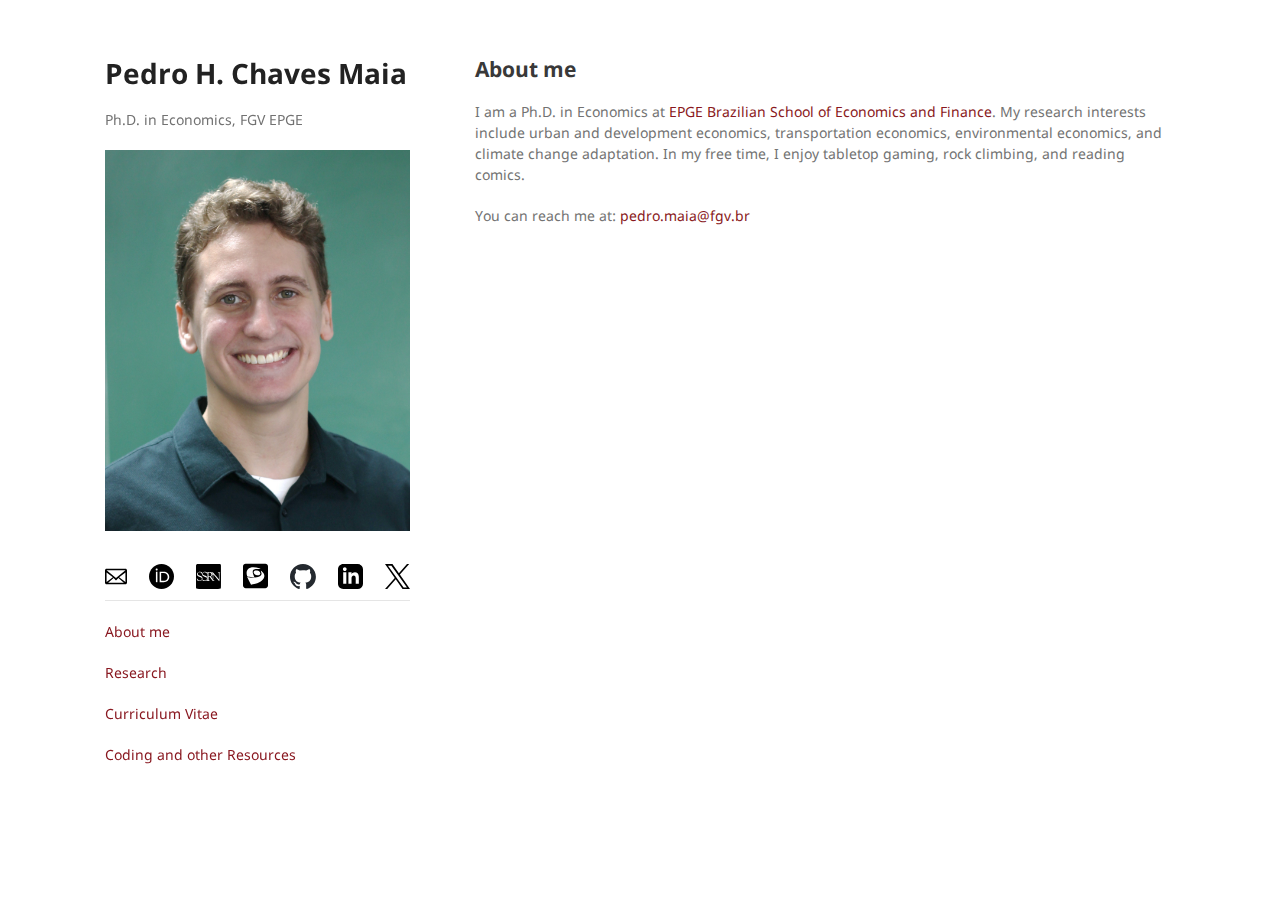
<file: index.html>
<!DOCTYPE html>
<html lang="en">
  <head>
	<meta name="generator" content="Hugo 0.111.3">
    <meta charset="UTF-8">
    <meta http-equiv="X-UA-Compatible" content="IE=edge">
    <meta name="viewport" content="width=device-width, initial-scale=1">
    <title>Pedro H. C. Maia | Homepage</title>
    <link rel="stylesheet" href="./css/style.css">
  </head>
  <body>
    <div class="wrapper">
      <header>
        <h1>Pedro H. Chaves Maia</h1>
		
        
        <p>Ph.D. in Economics, FGV EPGE</p>
        
		
		
        
			<img src="./images/logo.jpg" alt="Logo" />
        
		
		
		<p></p>
		
        <div class="compact-sidebar" style="display:flex; justify-content:space-between;">
		
		
        <p>
          <a href="mailto:pedro.maia@fgv.br" target="_blank">
			<img src="./icons/mail-symbol.svg" class="octicons" alt="Email">
		  </a>
        </p>
		

        
        <p>
          <a href="https://orcid.org/0009-0003-4869-3352" target="_blank">
              <img src="./icons/orcid-black.svg" class="octicons" alt="ORCID">
          </a>
        </p>
        

        
        <p>
          <a href="https://papers.ssrn.com/sol3/cf_dev/AbsByAuth.cfm?per_id=5584452" target="_blank">
              <img src="./icons/ssrn.svg" class="octicons" alt="SSRN">
          </a>
        </p>
        
		
		
        <p>
          <a href="http://lattes.cnpq.br/5572972850918712" target="_blank">
              <img src="./icons/lattes-square.svg" class="lattes_octicon" alt="Lattes">
          </a>
        </p>
        
		
		
        <p>  
          <a href="https://github.com/phchavesmaia" target="_blank">
              <img src="./icons/github-mark.svg" class="octicons" alt="GitHub">
          </a>
        </p>
        
		
		
        <p>  
          <a href="https://www.linkedin.com/in/pedro-henrique-chaves-maia-421993190/?locale=en_US" target="_blank">
              <img src="./icons/linkedin.svg" class="octicons" alt="Linkedin">
          </a>
        </p>
        
		
		
        <p>  
          <a href="https://twitter.com/pedrohc_maia" target="_blank">
              <img src="./icons/twitter-round-icon.svg" class="octicons" alt="Linkedin">
          </a>
        </p>
        
		
        </div>
		
		<hr/>
        <p class="view"><a href="index.html">About me</a></p>
<p class="view"><a href="research.html">Research</a></p>
<p class="view"><a href="cv.pdf" target="_blank">Curriculum Vitae</a></p>
<p class="view"><a href="coding.html">Coding and other Resources</a></p> 
      </header>

<section>
    <h2 id="about me">About me</h2>

<p>I am a Ph.D. in Economics at <a href="https://epge.fgv.br/en">EPGE Brazilian School of Economics and Finance</a>. My research interests include urban and development economics, transportation economics, environmental economics, and climate change adaptation. In my free time, I enjoy tabletop gaming, rock climbing, and reading comics.</p>
<p>You can reach me at: <a href="mailto:pedro.maia@fgv.br">pedro.maia@fgv.br</a></p>


</section>
</div>
<script src="./js/scale.fix.js"></script>
<script data-goatcounter="https://phchavesmaia.goatcounter.com/count"
        async src="//gc.zgo.at/count.js"></script>
</body>
</html>
</file>
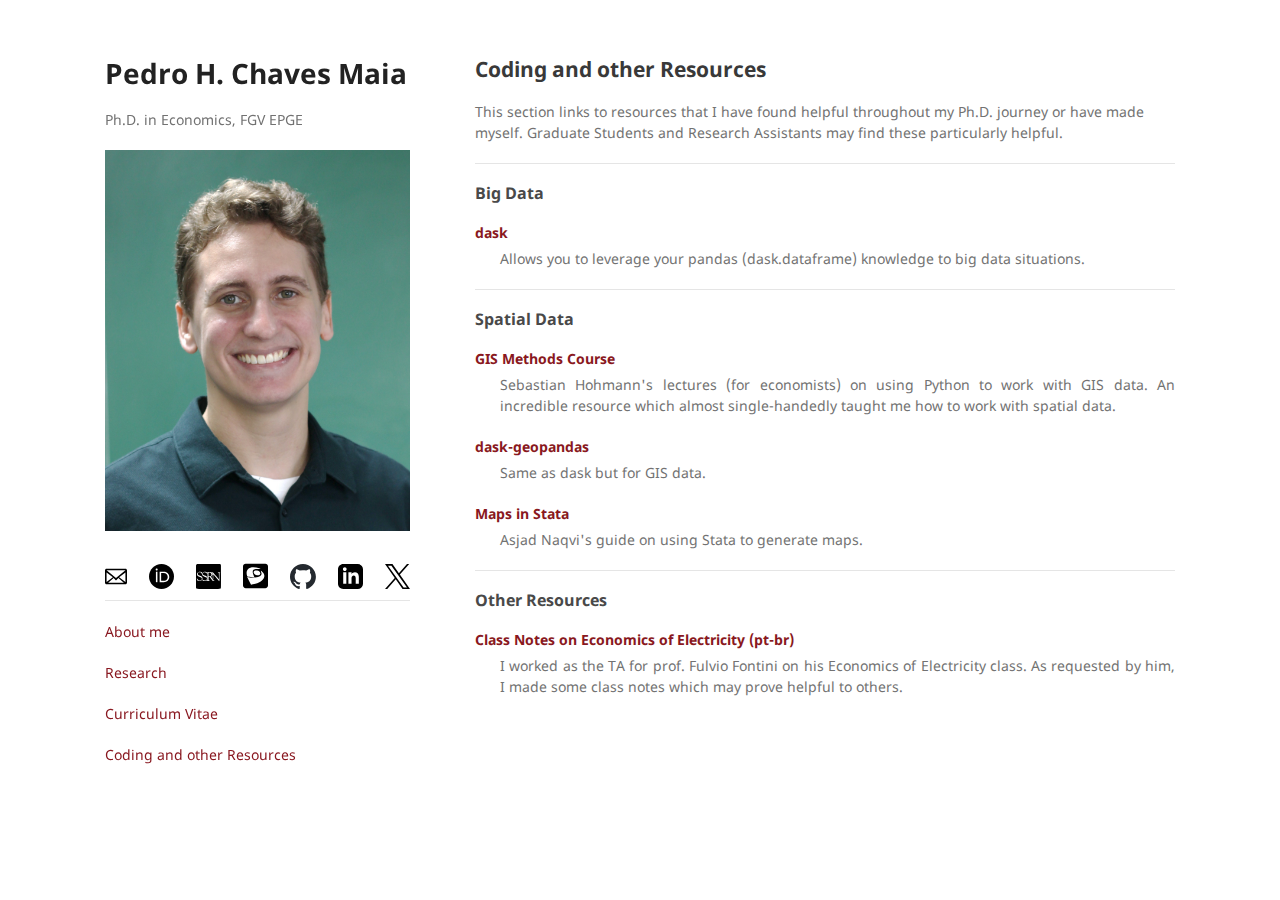
<file: coding.html>
<!DOCTYPE html>
<html lang="en">
  <head>
	<meta name="generator" content="Hugo 0.111.3">
    <meta charset="UTF-8">
    <meta http-equiv="X-UA-Compatible" content="IE=edge">
    <meta name="viewport" content="width=device-width, initial-scale=1">
    <title>Pedro H. C. Maia | Coding </title>
    <link rel="stylesheet" href="./css/style.css">
  </head>
  <body>
    <div class="wrapper">
          <header>
        <h1>Pedro H. Chaves Maia</h1>
		
        
        <p>Ph.D. in Economics, FGV EPGE</p>
        
		
		<img src="./images/logo.jpg" alt="Logo" />
              
		
		
		<p></p>
		
        <div class="compact-sidebar" style="display:flex; justify-content:space-between;">
		
		
        <p>
          <a href="mailto:pedro.maia@fgv.br" target="_blank">
			<img src="./icons/mail-symbol.svg" class="octicons" alt="Email">
		  </a>
        </p>
		

        
        <p>
          <a href="https://orcid.org/0009-0003-4869-3352" target="_blank">
              <img src="./icons/orcid-black.svg" class="octicons" alt="ORCID">
          </a>
        </p>
        

        
        <p>
          <a href="https://papers.ssrn.com/sol3/cf_dev/AbsByAuth.cfm?per_id=5584452" target="_blank">
              <img src="./icons/ssrn.svg" class="octicons" alt="SSRN">
          </a>
        </p>
        
		
		
        <p>
          <a href="http://lattes.cnpq.br/5572972850918712" target="_blank">
              <img src="./icons/lattes-square.svg" class="lattes_octicon" alt="Lattes">
          </a>
        </p>
        
		
		
        <p>  
          <a href="https://github.com/phchavesmaia" target="_blank">
              <img src="./icons/github-mark.svg" class="octicons" alt="GitHub">
          </a>
        </p>
        
		
		
        <p>  
          <a href="https://www.linkedin.com/in/pedro-henrique-chaves-maia-421993190/?locale=en_US" target="_blank">
              <img src="./icons/linkedin.svg" class="octicons" alt="Linkedin">
          </a>
        </p>
        
		
		
        <p>  
          <a href="https://twitter.com/pedrohc_maia" target="_blank">
              <img src="./icons/twitter-round-icon.svg" class="octicons" alt="Linkedin">
          </a>
        </p>
        
		
        </div>
		
		<hr/>
        <p class="view"><a href="index.html">About me</a></p>
		<p class="view"><a href="research.html">Research</a></p>
		<p class="view"><a href="cv.pdf" target="_blank">Curriculum Vitae</a></p>
		<p class="view"><a href="coding.html">Coding and other Resources</a></p>
 
      </header>

<section>
<h2 id="research">Coding and other Resources</h2>
<p> This section links to resources that I have found helpful throughout my Ph.D. journey or have made myself. Graduate Students and Research Assistants may find these particularly helpful.</p>
<hr></hr>
<h3 id="geo">Big Data</h2>
<h4 style="margin:20px 0 5px;"><a href= "https://www.youtube.com/watch?v=AT2XtFehFSQ&t=48s" target="blank">dask</a></h4>
<p style="margin-left:25px; text-align: justify; text-justify: inter-word;">Allows you to leverage your pandas (dask.dataframe) knowledge to big data situations. </p>
<hr></hr>
<h3 id="geo">Spatial Data</h2>
<h4 style="margin:20px 0 5px;"><a href= "https://github.com/sebastianhohmann/gis_course" target="blank">GIS Methods Course</a></h4>
<p style="margin-left:25px; text-align: justify; text-justify: inter-word;">Sebastian Hohmann's lectures (for economists) on using Python to work with GIS data. An incredible resource which almost single-handedly taught me how to work with spatial data.</p>
<h4 style="margin:20px 0 5px;"><a href= "https://dask-geopandas.readthedocs.io/en/latest/" target="blank">dask-geopandas</a></h4>
<p style="margin-left:25px; text-align: justify; text-justify: inter-word;">Same as dask but for GIS data.</p>
<!-- 
<h4 style="margin:20px 0 5px;"><a href= "https://github.com/pysal/legendgram" target="blank">Legendgrams</a></h4>
<p style="margin-left:25px; text-align: justify; text-justify: inter-word;">Allows you to plot distribution information alongside a map. Quite a helpful tool for visualization purposes. </p>
--->
<h4 style="margin:20px 0 5px;"><a href= "https://medium.com/the-stata-guide/covid-19-visualizations-with-stata-part-4-maps-fbd4fe2642f6
" target="blank">Maps in Stata</a></h4>
<p style="margin-left:25px; text-align: justify; text-justify: inter-word;">Asjad Naqvi's guide on using Stata to generate maps.</p>
<hr></hr>
<h3 id="geo">Other Resources</h2>
<h4 style="margin:20px 0 5px;"><a href= "https://gvmail-my.sharepoint.com/:b:/g/personal/b30993_fgv_edu_br/EdvKYeBeLbZOsZgEz0NdB5cBWtsTCFEbfyE9W_xOa_f_Zw?e=Vlof59" target="blank">Class Notes on Economics of Electricity (pt-br)</a></h4>
<p style="margin-left:25px; text-align: justify; text-justify: inter-word;">I worked as the TA for prof. Fulvio Fontini on his Economics of Electricity class. As requested by him, I made some class notes which may prove helpful to others.</p>
</section>
</div>
<script src="./js/scale.fix.js"></script>
<script data-goatcounter="https://phchavesmaia.goatcounter.com/count"
        async src="//gc.zgo.at/count.js"></script>
</body>
</html>
</file>
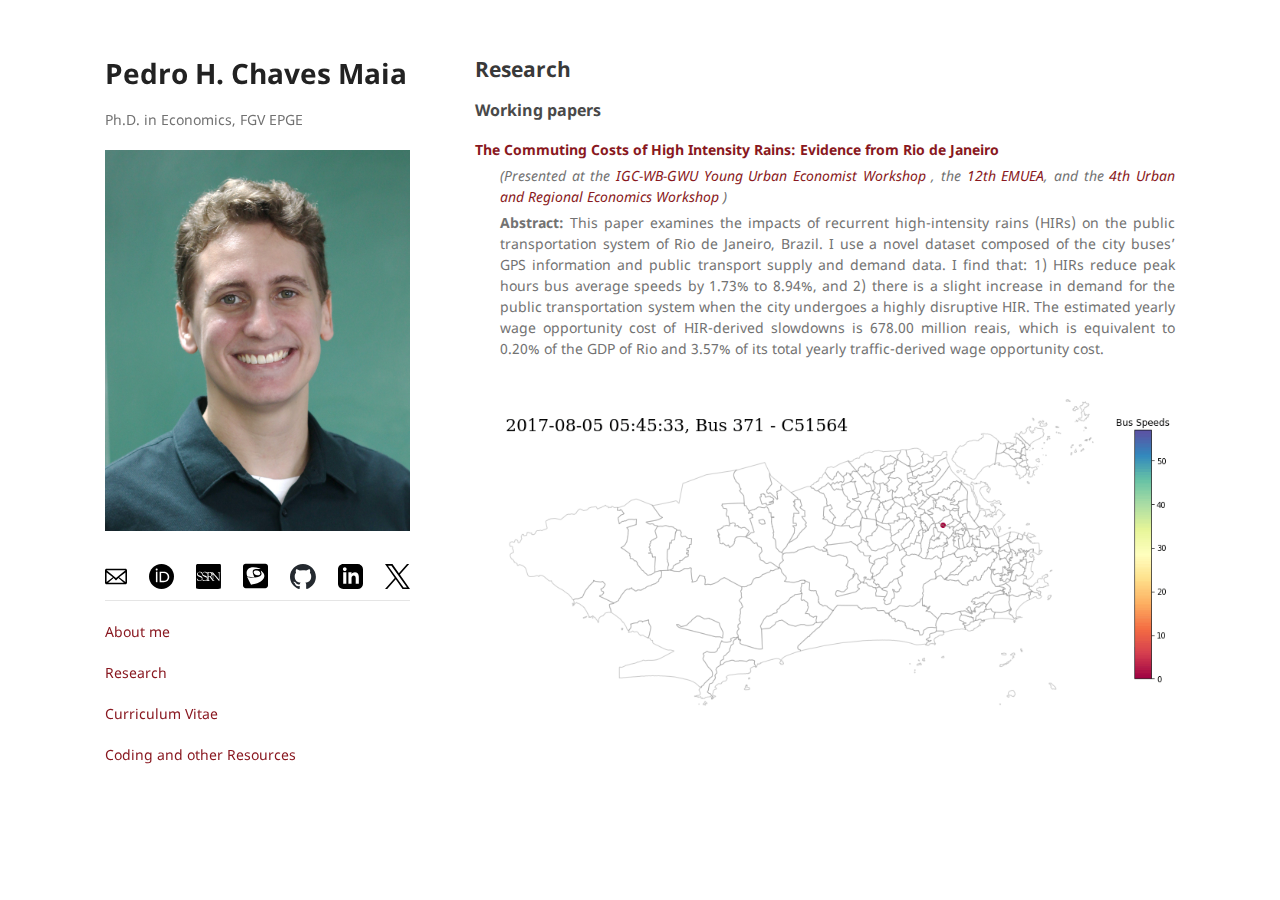
<file: research.html>
<!DOCTYPE html>
<html lang="en">
  <head>
	<meta name="generator" content="Hugo 0.111.3">
    <meta charset="UTF-8">
    <meta http-equiv="X-UA-Compatible" content="IE=edge">
    <meta name="viewport" content="width=device-width, initial-scale=1">
    <title>Pedro H. C. Maia | Research </title>
    <link rel="stylesheet" href="./css/style.css">
  </head>
  <body>
    <div class="wrapper">
          <header>
        <h1>Pedro H. Chaves Maia</h1>
		
        
        <p>Ph.D. in Economics, FGV EPGE</p>
        
		
		<img src="./images/logo.jpg" alt="Logo" />
              
		
		
		<p></p>
		
        <div class="compact-sidebar" style="display:flex; justify-content:space-between;">
		
		
        <p>
          <a href="mailto:pedro.maia@fgv.br" target="_blank">
			<img src="./icons/mail-symbol.svg" class="octicons" alt="Email">
		  </a>
        </p>
		

        
        <p>
          <a href="https://orcid.org/0009-0003-4869-3352" target="_blank">
              <img src="./icons/orcid-black.svg" class="octicons" alt="ORCID">
          </a>
        </p>
        

        
        <p>
          <a href="https://papers.ssrn.com/sol3/cf_dev/AbsByAuth.cfm?per_id=5584452" target="_blank">
              <img src="./icons/ssrn.svg" class="octicons" alt="SSRN">
          </a>
        </p>
        
		
		
        <p>
          <a href="http://lattes.cnpq.br/5572972850918712" target="_blank">
              <img src="./icons/lattes-square.svg" class="lattes_octicon" alt="Lattes">
          </a>
        </p>
        
		
		
        <p>  
          <a href="https://github.com/phchavesmaia" target="_blank">
              <img src="./icons/github-mark.svg" class="octicons" alt="GitHub">
          </a>
        </p>
        
		
		
        <p>  
          <a href="https://www.linkedin.com/in/pedro-henrique-chaves-maia-421993190/?locale=en_US" target="_blank">
              <img src="./icons/linkedin.svg" class="octicons" alt="Linkedin">
          </a>
        </p>
        
		
		
        <p>  
          <a href="https://twitter.com/pedrohc_maia" target="_blank">
              <img src="./icons/twitter-round-icon.svg" class="octicons" alt="Linkedin">
          </a>
        </p>
        
		
        </div>
		
		<hr/>
        <p class="view"><a href="index.html">About me</a></p>
		<p class="view"><a href="research.html">Research</a></p>
		<p class="view"><a href="cv.pdf" target="_blank">Curriculum Vitae</a></p>
		<p class="view"><a href="coding.html">Coding and other Resources</a></p>
 
      </header>

<section>

<h2 id="research">Research</h2>
<h3>Working papers</h3>
<h4 style="margin:20px 0 5px;"><a href="https://deliverypdf.ssrn.com/delivery.php?ID=[base64]&amp;EXT=pdf&amp;INDEX=TRUE" target="blank">The Commuting Costs of High Intensity Rains: Evidence from Rio de Janeiro</a></h4>
<p style="margin-left:25px; text-align: justify; text-justify: inter-word;"><em>(Presented at the <a href="https://www.worldbank.org/en/events/2023/01/30/7th-urbanization-and-poverty-reduction-research-conference#5" target=_blank> IGC-WB-GWU Young Urban Economist Workshop </a>, the <a href="https://urbaneconomics.org/meetings/emuea2023/program.html" target=_blank> 12th EMUEA</a>, and the <a href="https://gvmail-my.sharepoint.com/:b:/g/personal/b30993_fgv_edu_br/Ea2NYTSA91pArkGMMkhpyh8BnK-315ZsSjPtmS3UI6H8Ww?e=Ct7gtP" target=_blank> 4th Urban and Regional Economics Workshop </a>)</em></p>
<p style="margin-left:25px;margin-top:-15px; text-align: justify; text-justify: inter-word;"><b>Abstract:</b> This paper examines the impacts of recurrent high-intensity rains (HIRs) on the public transportation system of Rio de Janeiro, Brazil. I use a novel dataset composed of the city buses’ GPS information and public transport supply and demand data. I find that: 1) HIRs reduce peak hours bus average speeds by 1.73% to 8.94%, and 2) there is a slight increase in demand for the public transportation system when the city undergoes a highly disruptive HIR. The estimated yearly wage opportunity cost of HIR-derived slowdowns is 678.00 million reais, which is equivalent to 0.20% of the GDP of Rio and 3.57% of its total yearly traffic-derived wage opportunity cost.</p>
<img src="./images/buses.gif" style="max-width: 100%;">

</section>
</div>
<script src="./js/scale.fix.js"></script>
<script data-goatcounter="https://phchavesmaia.goatcounter.com/count"
        async src="//gc.zgo.at/count.js"></script>
</body>
</html>
</file>
<file: css/style.css>
@font-face {
  font-family: 'Noto Sans';
  font-weight: 400;
  font-style: normal;
  src: url("../fonts/Noto-Sans-regular/Noto-Sans-regular.eot");
  src: url("../fonts/Noto-Sans-regular/Noto-Sans-regular.eot?#iefix") format("embedded-opentype"), local("Noto Sans"), local("Noto-Sans-regular"), url("../fonts/Noto-Sans-regular/Noto-Sans-regular.woff2") format("woff2"), url("../fonts/Noto-Sans-regular/Noto-Sans-regular.woff") format("woff"), url("../fonts/Noto-Sans-regular/Noto-Sans-regular.ttf") format("truetype"), url("../fonts/Noto-Sans-regular/Noto-Sans-regular.svg#NotoSans") format("svg"); }
@font-face {
  font-family: 'Noto Sans';
  font-weight: 700;
  font-style: normal;
  src: url("../fonts/Noto-Sans-700/Noto-Sans-700.eot");
  src: url("../fonts/Noto-Sans-700/Noto-Sans-700.eot?#iefix") format("embedded-opentype"), local("Noto Sans Bold"), local("Noto-Sans-700"), url("../fonts/Noto-Sans-700/Noto-Sans-700.woff2") format("woff2"), url("../fonts/Noto-Sans-700/Noto-Sans-700.woff") format("woff"), url("../fonts/Noto-Sans-700/Noto-Sans-700.ttf") format("truetype"), url("../fonts/Noto-Sans-700/Noto-Sans-700.svg#NotoSans") format("svg"); }
@font-face {
  font-family: 'Noto Sans';
  font-weight: 400;
  font-style: italic;
  src: url("../fonts/Noto-Sans-italic/Noto-Sans-italic.eot");
  src: url("../fonts/Noto-Sans-italic/Noto-Sans-italic.eot?#iefix") format("embedded-opentype"), local("Noto Sans Italic"), local("Noto-Sans-italic"), url("../fonts/Noto-Sans-italic/Noto-Sans-italic.woff2") format("woff2"), url("../fonts/Noto-Sans-italic/Noto-Sans-italic.woff") format("woff"), url("../fonts/Noto-Sans-italic/Noto-Sans-italic.ttf") format("truetype"), url("../fonts/Noto-Sans-italic/Noto-Sans-italic.svg#NotoSans") format("svg"); }
@font-face {
  font-family: 'Noto Sans';
  font-weight: 700;
  font-style: italic;
  src: url("../fonts/Noto-Sans-700italic/Noto-Sans-700italic.eot");
  src: url("../fonts/Noto-Sans-700italic/Noto-Sans-700italic.eot?#iefix") format("embedded-opentype"), local("Noto Sans Bold Italic"), local("Noto-Sans-700italic"), url("../fonts/Noto-Sans-700italic/Noto-Sans-700italic.woff2") format("woff2"), url("../fonts/Noto-Sans-700italic/Noto-Sans-700italic.woff") format("woff"), url("../fonts/Noto-Sans-700italic/Noto-Sans-700italic.ttf") format("truetype"), url("../fonts/Noto-Sans-700italic/Noto-Sans-700italic.svg#NotoSans") format("svg"); }

.compact-sidebar {
  display: flex;
  justify-content: space-between;
  align-items: center;
}

.compact-sidebar p {
  margin: 0;
}

.highlight table td {
  padding: 5px; }

.highlight table pre {
  margin: 0; }

.highlight .cm {
  color: #999988;
  font-style: italic; }

.highlight .cp {
  color: #999999;
  font-weight: bold; }

.highlight .c1 {
  color: #999988;
  font-style: italic; }

.highlight .cs {
  color: #999999;
  font-weight: bold;
  font-style: italic; }

.highlight .c, .highlight .cd {
  color: #999988;
  font-style: italic; }

.highlight .err {
  color: #a61717;
  background-color: #e3d2d2; }

.highlight .gd {
  color: #000000;
  background-color: #ffdddd; }

.highlight .ge {
  color: #000000;
  font-style: italic; }

.highlight .gr {
  color: #aa0000; }

.highlight .gh {
  color: #999999; }

.highlight .gi {
  color: #000000;
  background-color: #ddffdd; }

.highlight .go {
  color: #888888; }

.highlight .gp {
  color: #555555; }

.highlight .gs {
  font-weight: bold; }

.highlight .gu {
  color: #aaaaaa; }

.highlight .gt {
  color: #aa0000; }

.highlight .kc {
  color: #000000;
  font-weight: bold; }

.highlight .kd {
  color: #000000;
  font-weight: bold; }

.highlight .kn {
  color: #000000;
  font-weight: bold; }

.highlight .kp {
  color: #000000;
  font-weight: bold; }

.highlight .kr {
  color: #000000;
  font-weight: bold; }

.highlight .kt {
  color: #445588;
  font-weight: bold; }

.highlight .k, .highlight .kv {
  color: #000000;
  font-weight: bold; }

.highlight .mf {
  color: #009999; }

.highlight .mh {
  color: #009999; }

.highlight .il {
  color: #009999; }

.highlight .mi {
  color: #009999; }

.highlight .mo {
  color: #009999; }

.highlight .m, .highlight .mb, .highlight .mx {
  color: #009999; }

.highlight .sb {
  color: #d14; }

.highlight .sc {
  color: #d14; }

.highlight .sd {
  color: #d14; }

.highlight .s2 {
  color: #d14; }

.highlight .se {
  color: #d14; }

.highlight .sh {
  color: #d14; }

.highlight .si {
  color: #d14; }

.highlight .sx {
  color: #d14; }

.highlight .sr {
  color: #009926; }

.highlight .s1 {
  color: #d14; }

.highlight .ss {
  color: #990073; }

.highlight .s {
  color: #d14; }

.highlight .na {
  color: #008080; }

.highlight .bp {
  color: #999999; }

.highlight .nb {
  color: #0086B3; }

.highlight .nc {
  color: #445588;
  font-weight: bold; }

.highlight .no {
  color: #008080; }

.highlight .nd {
  color: #3c5d5d;
  font-weight: bold; }

.highlight .ni {
  color: #800080; }

.highlight .ne {
  color: #990000;
  font-weight: bold; }

.highlight .nf {
  color: #990000;
  font-weight: bold; }

.highlight .nl {
  color: #990000;
  font-weight: bold; }

.highlight .nn {
  color: #555555; }

.highlight .nt {
  color: #000080; }

.highlight .vc {
  color: #008080; }

.highlight .vg {
  color: #008080; }

.highlight .vi {
  color: #008080; }

.highlight .nv {
  color: #008080; }

.highlight .ow {
  color: #000000;
  font-weight: bold; }

.highlight .o {
  color: #000000;
  font-weight: bold; }

.highlight .w {
  color: #bbbbbb; }

.highlight {
  background-color: #f8f8f8; }

body {
  background-color: #fff;
  padding: 50px;
  font: 14px/1.5 "Noto Sans", "Helvetica Neue", Helvetica, Arial, sans-serif;
  color: #727272;
  font-weight: 400; }

h1, h2, h3, h4, h5, h6 {
  color: #222;
  margin: 0 0 20px; }

p, ul, ol, table, pre, dl {
  margin: 0 0 20px; }

.compact-sidebar p {
  margin: 0 0 10px; }

/*
.compact-sidebar p:last-of-type {
  margin: 0 0 20px; }
*/

p img.octicons {
  display: inline-flex;
  align-self: center;
  position: relative;
  height: 1.8em;
  bottom: -0.4em; }

  
p img.lattes_octicon {
display: inline-flex;
align-self: center;
position: relative;
height: 2.05em;
bottom: -0.4em; }


.pgp-fingerprint span:first-child {
  padding-left: 0; }

.pgp-fingerprint span {
  padding-left: 5px; }

h1, h2, h3 {
  line-height: 1.1; }

h1 {
  font-size: 28px; }

h2 {
  color: #393939; }

h3, h4, h5, h6 {
  color: #494949; }

a {
  color: #891820 /* #a11640 */;
  text-decoration: none; }

a:hover, a:focus {
  color: #046; }

a small {
  font-size: 11px;
  color: #777;
  margin-top: -0.3em;
  display: block; }

a:hover small {
  color: #777; }

.wrapper {
  width: 1070px;
  margin: 0 auto; }

blockquote {
  border-left: 1px solid #e5e5e5;
  margin: 0;
  padding: 0 0 0 20px;
  font-style: italic; }

code, pre {
  font-family: Monaco, Bitstream Vera Sans Mono, Lucida Console, Terminal, Consolas, Liberation Mono, DejaVu Sans Mono, Courier New, monospace;
  color: #333; }

pre {
  padding: 8px 15px;
  background: #f8f8f8;
  border-radius: 5px;
  border: 1px solid #e5e5e5;
  overflow-x: auto; }

table {
  width: 100%;
  border-collapse: collapse; }

th, td {
  text-align: left;
  padding: 5px 10px;
  border-bottom: 1px solid #e5e5e5; }

dt {
  color: #444;
  font-weight: 700; }

th {
  color: #444; }

img {
  max-width: 100%; }

header {
  width: 305px;
  float: left;
  position: fixed;
  -webkit-font-smoothing: subpixel-antialiased; }

header ul {
  list-style: none;
  height: 40px;
  padding: 0;
  background: #f4f4f4;
  border-radius: 5px;
  border: 1px solid #e0e0e0;
  width: 305px; }

header li {
  width: 89px;
  float: left;
  border-right: 1px solid #e0e0e0;
  height: 40px; }

header li:first-child a {
  border-radius: 5px 0 0 5px; }

header li:last-child a {
  border-radius: 0 5px 5px 0; }

header ul a {
  line-height: 1;
  font-size: 11px;
  color: #676767;
  display: block;
  text-align: center;
  padding-top: 6px;
  height: 34px; }

header ul a:hover, header ul a:focus {
  color: #675C5C;
  font-weight: bold; }

header ul a:active {
  background-color: #f0f0f0; }

strong {
  color: #222;
  font-weight: 700; }

header ul li + li + li {
  border-right: none;
  width: 89px; }

header ul a strong {
  font-size: 14px;
  display: block;
  color: #222; }

section {
  width: 700px;
  float: right;
  padding-bottom: 50px; }

small {
  font-size: 11px; }

hr {
  border: 0;
  background: #e5e5e5;
  height: 1px;
  margin: 0 0 20px; }

footer {
  width: 270px;
  float: left;
  position: fixed;
  bottom: 50px;
  -webkit-font-smoothing: subpixel-antialiased; }

@media print, screen and (max-width: 1160px) {
  div.wrapper {
    width: auto;
    margin: 0; }

  header, section, footer {
    float: none;
    position: static;
    width: auto; }

  header {
    padding-right: 320px; }

  section {
    border: 1px solid #e5e5e5;
    border-width: 1px 0;
    padding: 20px 0;
    margin: 0 0 20px; }

  header a small {
    display: inline; }

  header ul {
    position: absolute;
    right: 50px;
    top: 52px; } }
@media print, screen and (max-width: 720px) {
  body {
    word-wrap: break-word; }

  header {
    padding: 0; }

  header ul, header p.view {
    position: static; }

  pre, code {
    word-wrap: normal; } }
@media print, screen and (max-width: 480px) {
  body {
    padding: 15px; }

  header ul {
    width: 99%; }

  header li, header ul li + li + li {
    width: 33%; } }
@media print {
  body {
    padding: 0.4in;
    font-size: 12pt;
    color: #444; } }
</file>
